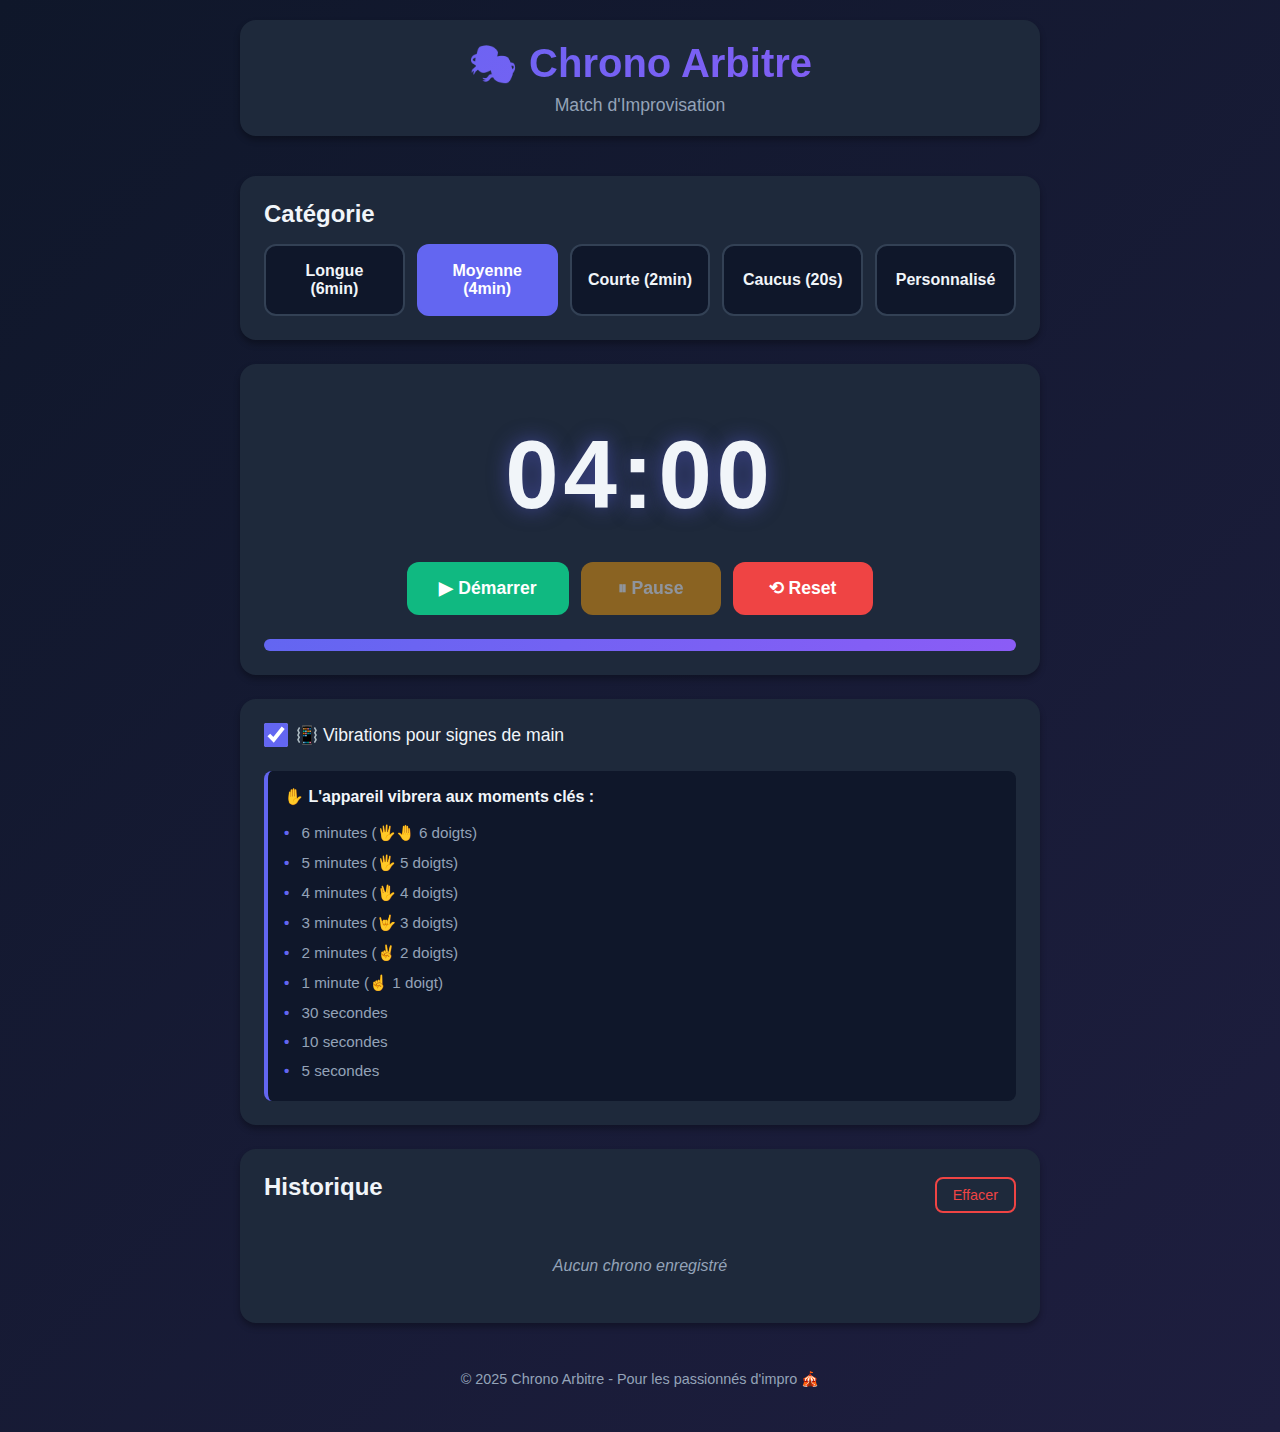
<file: index.html>
<!DOCTYPE html>
<html lang="fr">
<head>
    <meta charset="UTF-8">
    <meta name="viewport" content="width=device-width, initial-scale=1.0">
    <title>Chrono Arbitre - Match d'Impro</title>
    
    <!-- PWA Meta Tags -->
    <meta name="description" content="Chronomètre pour arbitres de matchs d'improvisation théâtrale">
    <meta name="theme-color" content="#6366f1">
    <meta name="apple-mobile-web-app-capable" content="yes">
    <meta name="apple-mobile-web-app-status-bar-style" content="black-translucent">
    <meta name="apple-mobile-web-app-title" content="Chrono Arbitre">
    
    <!-- Manifest -->
    <link rel="manifest" href="manifest.json">
    
    <!-- Icons -->
    <link rel="icon" type="image/svg+xml" href="icon.svg">
    <link rel="apple-touch-icon" href="icon.svg">
    
    <link rel="stylesheet" href="styles.css">
</head>
<body>
    <div class="app-container">
        <header>
            <h1>🎭 Chrono Arbitre</h1>
            <p class="subtitle">Match d'Improvisation</p>
        </header>

        <main>
            <!-- Section de sélection de catégorie -->
            <section class="category-section">
                <h2>Catégorie</h2>
                <div class="category-buttons">
                    <button class="category-btn" data-time="360">Longue (6min)</button>
                    <button class="category-btn active" data-time="240">Moyenne (4min)</button>
                    <button class="category-btn" data-time="120">Courte (2min)</button>
                    <button class="category-btn" data-time="20">Caucus (20s)</button>
                    <button class="category-btn custom-btn" data-time="custom">Personnalisé</button>
                </div>
                
                <div class="custom-time-input" id="customTimeInput" style="display: none;">
                    <label for="customMinutes">Minutes :</label>
                    <input type="number" id="customMinutes" min="0" max="59" value="3">
                    <label for="customSeconds">Secondes :</label>
                    <input type="number" id="customSeconds" min="0" max="59" value="0">
                    <button id="setCustomTime" class="btn-primary">Valider</button>
                </div>
            </section>

            <!-- Affichage du chrono -->
            <section class="timer-section">
                <div class="timer-display" id="timerDisplay">04:00</div>
                <div class="timer-controls">
                    <button id="startBtn" class="btn-control btn-start">▶ Démarrer</button>
                    <button id="pauseBtn" class="btn-control btn-pause" disabled>⏸ Pause</button>
                    <button id="resetBtn" class="btn-control btn-reset">⟲ Reset</button>
                </div>
                <div class="time-adjust-controls" id="timeAdjustControls" style="display: none;">
                    <button id="removeMinuteBtn" class="btn-adjust btn-remove">➖ 1 min</button>
                    <button id="addMinuteBtn" class="btn-adjust btn-add">➕ 1 min</button>
                </div>
                <div class="progress-bar">
                    <div class="progress-fill" id="progressFill"></div>
                </div>
            </section>

            <!-- Options supplémentaires -->
            <section class="options-section">
                <div class="option-item">
                    <label for="vibrationToggle">
                        <input type="checkbox" id="vibrationToggle" checked>
                        📳 Vibrations pour signes de main
                    </label>
                </div>
                <div class="info-item">
                    <p>✋ L'appareil vibrera aux moments clés :</p>
                    <ul>
                        <li>6 minutes (🖐️🤚 6 doigts)</li>
                        <li>5 minutes (🖐️ 5 doigts)</li>
                        <li>4 minutes (🖖 4 doigts)</li>
                        <li>3 minutes (🤟 3 doigts)</li>
                        <li>2 minutes (✌️ 2 doigts)</li>
                        <li>1 minute (☝️ 1 doigt)</li>
                        <li>30 secondes</li>
                        <li>10 secondes</li>
                        <li>5 secondes</li>
                    </ul>
                </div>
            </section>

            <!-- Historique -->
            <section class="history-section">
                <div class="history-header">
                    <h2>Historique</h2>
                    <button id="clearHistory" class="btn-clear">Effacer</button>
                </div>
                <div id="historyList" class="history-list">
                    <p class="empty-history">Aucun chrono enregistré</p>
                </div>
            </section>
        </main>

        <footer>
            <p>© 2025 Chrono Arbitre - Pour les passionnés d'impro 🎪</p>
            <p id="installPrompt" style="display: none; margin-top: 12px;">
                <button id="installBtn" class="btn-primary">📱 Installer l'application</button>
            </p>
        </footer>
    </div>

    <script src="app.js"></script>
</body>
</html>
</file>
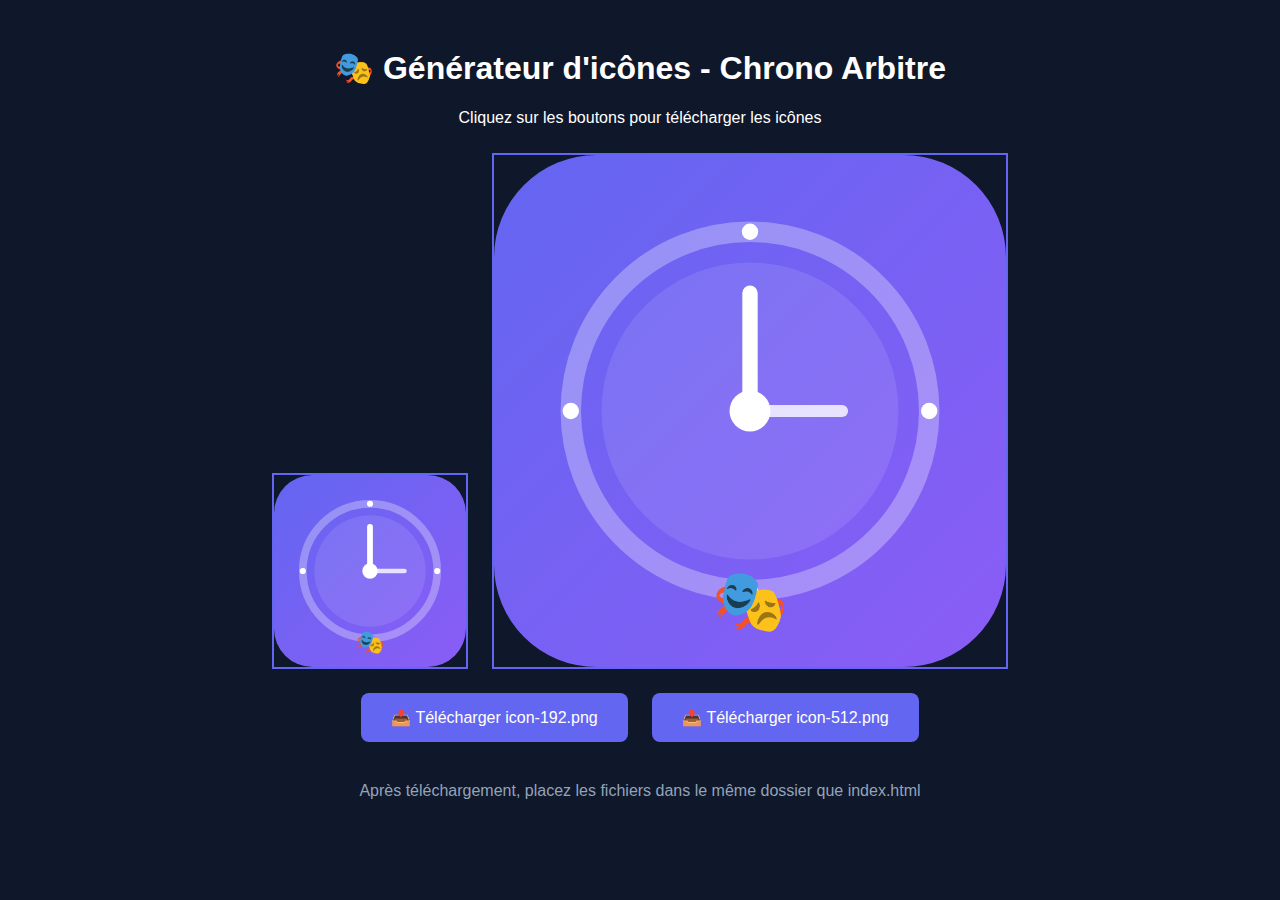
<file: generate-icons.html>
<!DOCTYPE html>
<html>
<head>
    <title>Générateur d'icônes - Chrono Arbitre</title>
    <style>
        body {
            font-family: Arial, sans-serif;
            padding: 20px;
            background: #0f172a;
            color: white;
        }
        canvas {
            border: 2px solid #6366f1;
            margin: 10px;
        }
        .container {
            text-align: center;
        }
        button {
            margin: 10px;
            padding: 15px 30px;
            font-size: 16px;
            background: #6366f1;
            color: white;
            border: none;
            border-radius: 8px;
            cursor: pointer;
        }
        button:hover {
            background: #4f46e5;
        }
    </style>
</head>
<body>
    <div class="container">
        <h1>🎭 Générateur d'icônes - Chrono Arbitre</h1>
        <p>Cliquez sur les boutons pour télécharger les icônes</p>
        
        <div>
            <canvas id="canvas192" width="192" height="192"></canvas>
            <canvas id="canvas512" width="512" height="512"></canvas>
        </div>
        
        <div>
            <button onclick="downloadIcon(192)">📥 Télécharger icon-192.png</button>
            <button onclick="downloadIcon(512)">📥 Télécharger icon-512.png</button>
        </div>
        
        <p style="margin-top: 30px; color: #94a3b8;">
            Après téléchargement, placez les fichiers dans le même dossier que index.html
        </p>
    </div>

    <script>
        function drawIcon(canvas) {
            const ctx = canvas.getContext('2d');
            const size = canvas.width;
            
            // Fond dégradé
            const gradient = ctx.createLinearGradient(0, 0, size, size);
            gradient.addColorStop(0, '#6366f1');
            gradient.addColorStop(1, '#8b5cf6');
            
            // Fond arrondi
            const radius = size / 5;
            ctx.fillStyle = gradient;
            ctx.beginPath();
            ctx.roundRect(0, 0, size, size, radius);
            ctx.fill();
            
            // Cercle extérieur du chrono
            const center = size / 2;
            const outerRadius = size * 0.35;
            ctx.strokeStyle = 'rgba(255, 255, 255, 0.3)';
            ctx.lineWidth = size * 0.04;
            ctx.beginPath();
            ctx.arc(center, center, outerRadius, 0, Math.PI * 2);
            ctx.stroke();
            
            // Cercle intérieur
            const innerRadius = size * 0.29;
            ctx.fillStyle = 'rgba(255, 255, 255, 0.1)';
            ctx.beginPath();
            ctx.arc(center, center, innerRadius, 0, Math.PI * 2);
            ctx.fill();
            
            // Aiguille des minutes (vers le haut)
            ctx.strokeStyle = 'white';
            ctx.lineWidth = size * 0.03;
            ctx.lineCap = 'round';
            ctx.beginPath();
            ctx.moveTo(center, center);
            ctx.lineTo(center, center - size * 0.23);
            ctx.stroke();
            
            // Aiguille des secondes (vers la droite)
            ctx.lineWidth = size * 0.023;
            ctx.globalAlpha = 0.8;
            ctx.beginPath();
            ctx.moveTo(center, center);
            ctx.lineTo(center + size * 0.18, center);
            ctx.stroke();
            ctx.globalAlpha = 1;
            
            // Point central
            ctx.fillStyle = 'white';
            ctx.beginPath();
            ctx.arc(center, center, size * 0.04, 0, Math.PI * 2);
            ctx.fill();
            
            // Marques d'heures
            const markRadius = size * 0.016;
            const positions = [
                [center, center - outerRadius],
                [center + outerRadius, center],
                [center, center + outerRadius],
                [center - outerRadius, center]
            ];
            
            positions.forEach(([x, y]) => {
                ctx.beginPath();
                ctx.arc(x, y, markRadius, 0, Math.PI * 2);
                ctx.fill();
            });
            
            // Emoji théâtre
            ctx.font = `${size * 0.12}px Arial`;
            ctx.textAlign = 'center';
            ctx.textBaseline = 'middle';
            ctx.fillText('🎭', center, size * 0.88);
        }
        
        // Dessiner les deux icônes
        drawIcon(document.getElementById('canvas192'));
        drawIcon(document.getElementById('canvas512'));
        
        function downloadIcon(size) {
            const canvas = document.getElementById(`canvas${size}`);
            const link = document.createElement('a');
            link.download = `icon-${size}.png`;
            link.href = canvas.toDataURL('image/png');
            link.click();
        }
    </script>
</body>
</html>
</file>
<file: styles.css>
/* Reset et variables */
:root {
    --primary-color: #6366f1;
    --secondary-color: #8b5cf6;
    --success-color: #10b981;
    --warning-color: #f59e0b;
    --danger-color: #ef4444;
    --dark-bg: #0f172a;
    --card-bg: #1e293b;
    --text-primary: #f1f5f9;
    --text-secondary: #94a3b8;
    --border-color: #334155;
}

* {
    margin: 0;
    padding: 0;
    box-sizing: border-box;
}

body {
    font-family: -apple-system, BlinkMacSystemFont, 'Segoe UI', Roboto, 'Helvetica Neue', Arial, sans-serif;
    background: linear-gradient(135deg, var(--dark-bg) 0%, #1e1e3f 100%);
    color: var(--text-primary);
    min-height: 100vh;
    padding: 20px;
}

.app-container {
    max-width: 800px;
    margin: 0 auto;
}

/* Header */
header {
    text-align: center;
    margin-bottom: 40px;
    padding: 20px;
    background: var(--card-bg);
    border-radius: 16px;
    box-shadow: 0 4px 6px rgba(0, 0, 0, 0.3);
}

header h1 {
    font-size: 2.5rem;
    margin-bottom: 8px;
    background: linear-gradient(135deg, var(--primary-color), var(--secondary-color));
    -webkit-background-clip: text;
    -webkit-text-fill-color: transparent;
    background-clip: text;
}

.subtitle {
    color: var(--text-secondary);
    font-size: 1.1rem;
}

/* Sections */
section {
    background: var(--card-bg);
    border-radius: 16px;
    padding: 24px;
    margin-bottom: 24px;
    box-shadow: 0 4px 6px rgba(0, 0, 0, 0.3);
}

section h2 {
    font-size: 1.5rem;
    margin-bottom: 16px;
    color: var(--text-primary);
}

/* Category buttons */
.category-buttons {
    display: grid;
    grid-template-columns: repeat(auto-fit, minmax(140px, 1fr));
    gap: 12px;
}

.category-btn {
    padding: 16px;
    font-size: 1rem;
    font-weight: 600;
    border: 2px solid var(--border-color);
    border-radius: 12px;
    background: var(--dark-bg);
    color: var(--text-primary);
    cursor: pointer;
    transition: all 0.3s ease;
}

.category-btn:hover {
    border-color: var(--primary-color);
    transform: translateY(-2px);
    box-shadow: 0 4px 8px rgba(99, 102, 241, 0.3);
}

.category-btn.active {
    background: var(--primary-color);
    border-color: var(--primary-color);
    color: white;
}

/* Custom time input */
.custom-time-input {
    margin-top: 16px;
    padding: 16px;
    background: var(--dark-bg);
    border-radius: 8px;
    display: flex;
    align-items: center;
    gap: 12px;
    flex-wrap: wrap;
}

.custom-time-input label {
    color: var(--text-secondary);
    font-weight: 500;
}

.custom-time-input input {
    width: 70px;
    padding: 8px;
    font-size: 1rem;
    border: 2px solid var(--border-color);
    border-radius: 8px;
    background: var(--card-bg);
    color: var(--text-primary);
    text-align: center;
}

/* Timer display */
.timer-display {
    font-size: 6rem;
    font-weight: 700;
    text-align: center;
    margin: 32px 0;
    color: var(--text-primary);
    text-shadow: 0 0 20px rgba(99, 102, 241, 0.5);
    font-variant-numeric: tabular-nums;
    letter-spacing: 0.05em;
}

.timer-display.warning {
    color: var(--warning-color);
    animation: pulse 1s infinite;
}

.timer-display.danger {
    color: var(--danger-color);
    animation: pulse 0.5s infinite;
}

@keyframes pulse {
    0%, 100% { opacity: 1; }
    50% { opacity: 0.7; }
}

/* Timer controls */
.timer-controls {
    display: flex;
    gap: 12px;
    justify-content: center;
    margin-bottom: 24px;
    flex-wrap: wrap;
}

.btn-control {
    padding: 16px 32px;
    font-size: 1.1rem;
    font-weight: 600;
    border: none;
    border-radius: 12px;
    cursor: pointer;
    transition: all 0.3s ease;
    min-width: 140px;
}

.btn-start {
    background: var(--success-color);
    color: white;
}

.btn-start:hover:not(:disabled) {
    background: #059669;
    transform: translateY(-2px);
    box-shadow: 0 4px 12px rgba(16, 185, 129, 0.4);
}

.btn-pause {
    background: var(--warning-color);
    color: white;
}

.btn-pause:hover:not(:disabled) {
    background: #d97706;
    transform: translateY(-2px);
    box-shadow: 0 4px 12px rgba(245, 158, 11, 0.4);
}

.btn-reset {
    background: var(--danger-color);
    color: white;
}

.btn-reset:hover {
    background: #dc2626;
    transform: translateY(-2px);
    box-shadow: 0 4px 12px rgba(239, 68, 68, 0.4);
}

.btn-control:disabled {
    opacity: 0.5;
    cursor: not-allowed;
}

/* Progress bar */
.progress-bar {
    width: 100%;
    height: 12px;
    background: var(--dark-bg);
    border-radius: 6px;
    overflow: hidden;
}

.progress-fill {
    height: 100%;
    background: linear-gradient(90deg, var(--primary-color), var(--secondary-color));
    transition: width 0.3s ease;
    width: 100%;
}

.progress-fill.warning {
    background: linear-gradient(90deg, var(--warning-color), #fbbf24);
}

.progress-fill.danger {
    background: linear-gradient(90deg, var(--danger-color), #f87171);
}

/* Options */
.options-section {
    display: flex;
    flex-direction: column;
    gap: 24px;
}

.option-item {
    display: flex;
    align-items: center;
    gap: 8px;
}

.option-item label {
    display: flex;
    align-items: center;
    gap: 8px;
    font-size: 1.1rem;
    cursor: pointer;
    color: var(--text-primary);
    font-weight: 500;
}

.option-item input[type="checkbox"] {
    width: 24px;
    height: 24px;
    cursor: pointer;
    accent-color: var(--primary-color);
}

.info-item {
    padding: 16px;
    background: var(--dark-bg);
    border-radius: 8px;
    border-left: 4px solid var(--primary-color);
}

.info-item p {
    font-weight: 600;
    color: var(--text-primary);
    margin-bottom: 12px;
}

.info-item ul {
    list-style: none;
    padding: 0;
    margin: 0;
}

.info-item li {
    padding: 6px 0;
    color: var(--text-secondary);
    font-size: 0.95rem;
}

.info-item li::before {
    content: "• ";
    color: var(--primary-color);
    font-weight: bold;
    margin-right: 8px;
}

/* History */
.history-header {
    display: flex;
    justify-content: space-between;
    align-items: center;
    margin-bottom: 16px;
}

.btn-clear {
    padding: 8px 16px;
    font-size: 0.9rem;
    border: 2px solid var(--danger-color);
    border-radius: 8px;
    background: transparent;
    color: var(--danger-color);
    cursor: pointer;
    transition: all 0.3s ease;
}

.btn-clear:hover {
    background: var(--danger-color);
    color: white;
}

.history-list {
    display: flex;
    flex-direction: column;
    gap: 12px;
}

.empty-history {
    text-align: center;
    color: var(--text-secondary);
    padding: 24px;
    font-style: italic;
}

.history-item {
    padding: 16px;
    background: var(--dark-bg);
    border-radius: 8px;
    border-left: 4px solid var(--primary-color);
    display: flex;
    justify-content: space-between;
    align-items: center;
}

.history-info {
    display: flex;
    flex-direction: column;
    gap: 4px;
}

.history-category {
    font-weight: 600;
    color: var(--text-primary);
}

.history-time {
    font-size: 0.9rem;
    color: var(--text-secondary);
}

.history-duration {
    font-size: 1.5rem;
    font-weight: 700;
    color: var(--primary-color);
}

/* Buttons */
.btn-primary {
    padding: 10px 20px;
    font-size: 1rem;
    font-weight: 600;
    border: none;
    border-radius: 8px;
    background: var(--primary-color);
    color: white;
    cursor: pointer;
    transition: all 0.3s ease;
}

.btn-primary:hover {
    background: #4f46e5;
    transform: translateY(-2px);
    box-shadow: 0 4px 12px rgba(99, 102, 241, 0.4);
}

/* Time Notification */
.time-notification {
    position: fixed;
    top: 20px;
    left: 50%;
    transform: translateX(-50%) translateY(-100px);
    background: linear-gradient(135deg, var(--primary-color), var(--secondary-color));
    color: white;
    padding: 16px 32px;
    border-radius: 12px;
    font-size: 1.3rem;
    font-weight: 700;
    box-shadow: 0 8px 16px rgba(0, 0, 0, 0.4);
    z-index: 1000;
    opacity: 0;
    transition: all 0.3s ease;
}

.time-notification.show {
    opacity: 1;
    transform: translateX(-50%) translateY(0);
}

.time-notification.adjustment {
    background: linear-gradient(135deg, var(--warning-color), #fbbf24);
    font-size: 1.1rem;
    padding: 12px 24px;
}

/* Time Adjust Controls */
.time-adjust-controls {
    display: flex;
    gap: 12px;
    justify-content: center;
    margin: 16px 0;
}

.btn-adjust {
    padding: 12px 24px;
    font-size: 1rem;
    font-weight: 600;
    border: none;
    border-radius: 10px;
    cursor: pointer;
    transition: all 0.3s ease;
    min-width: 120px;
}

.btn-add {
    background: var(--success-color);
    color: white;
}

.btn-add:hover {
    background: #059669;
    transform: translateY(-2px);
    box-shadow: 0 4px 12px rgba(16, 185, 129, 0.4);
}

.btn-remove {
    background: var(--warning-color);
    color: white;
}

.btn-remove:hover {
    background: #d97706;
    transform: translateY(-2px);
    box-shadow: 0 4px 12px rgba(245, 158, 11, 0.4);
}

/* Footer */
footer {
    text-align: center;
    padding: 24px;
    color: var(--text-secondary);
    font-size: 0.9rem;
}

/* Responsive */
@media (max-width: 768px) {
    header h1 {
        font-size: 2rem;
    }
    
    .timer-display {
        font-size: 4rem;
    }
    
    .btn-control {
        min-width: 110px;
        padding: 12px 20px;
        font-size: 1rem;
    }
    
    .category-buttons {
        grid-template-columns: repeat(auto-fit, minmax(120px, 1fr));
    }
}

@media (max-width: 480px) {
    body {
        padding: 10px;
    }
    
    header h1 {
        font-size: 1.5rem;
    }
    
    .timer-display {
        font-size: 3rem;
    }
    
    section {
        padding: 16px;
    }
}
</file>
